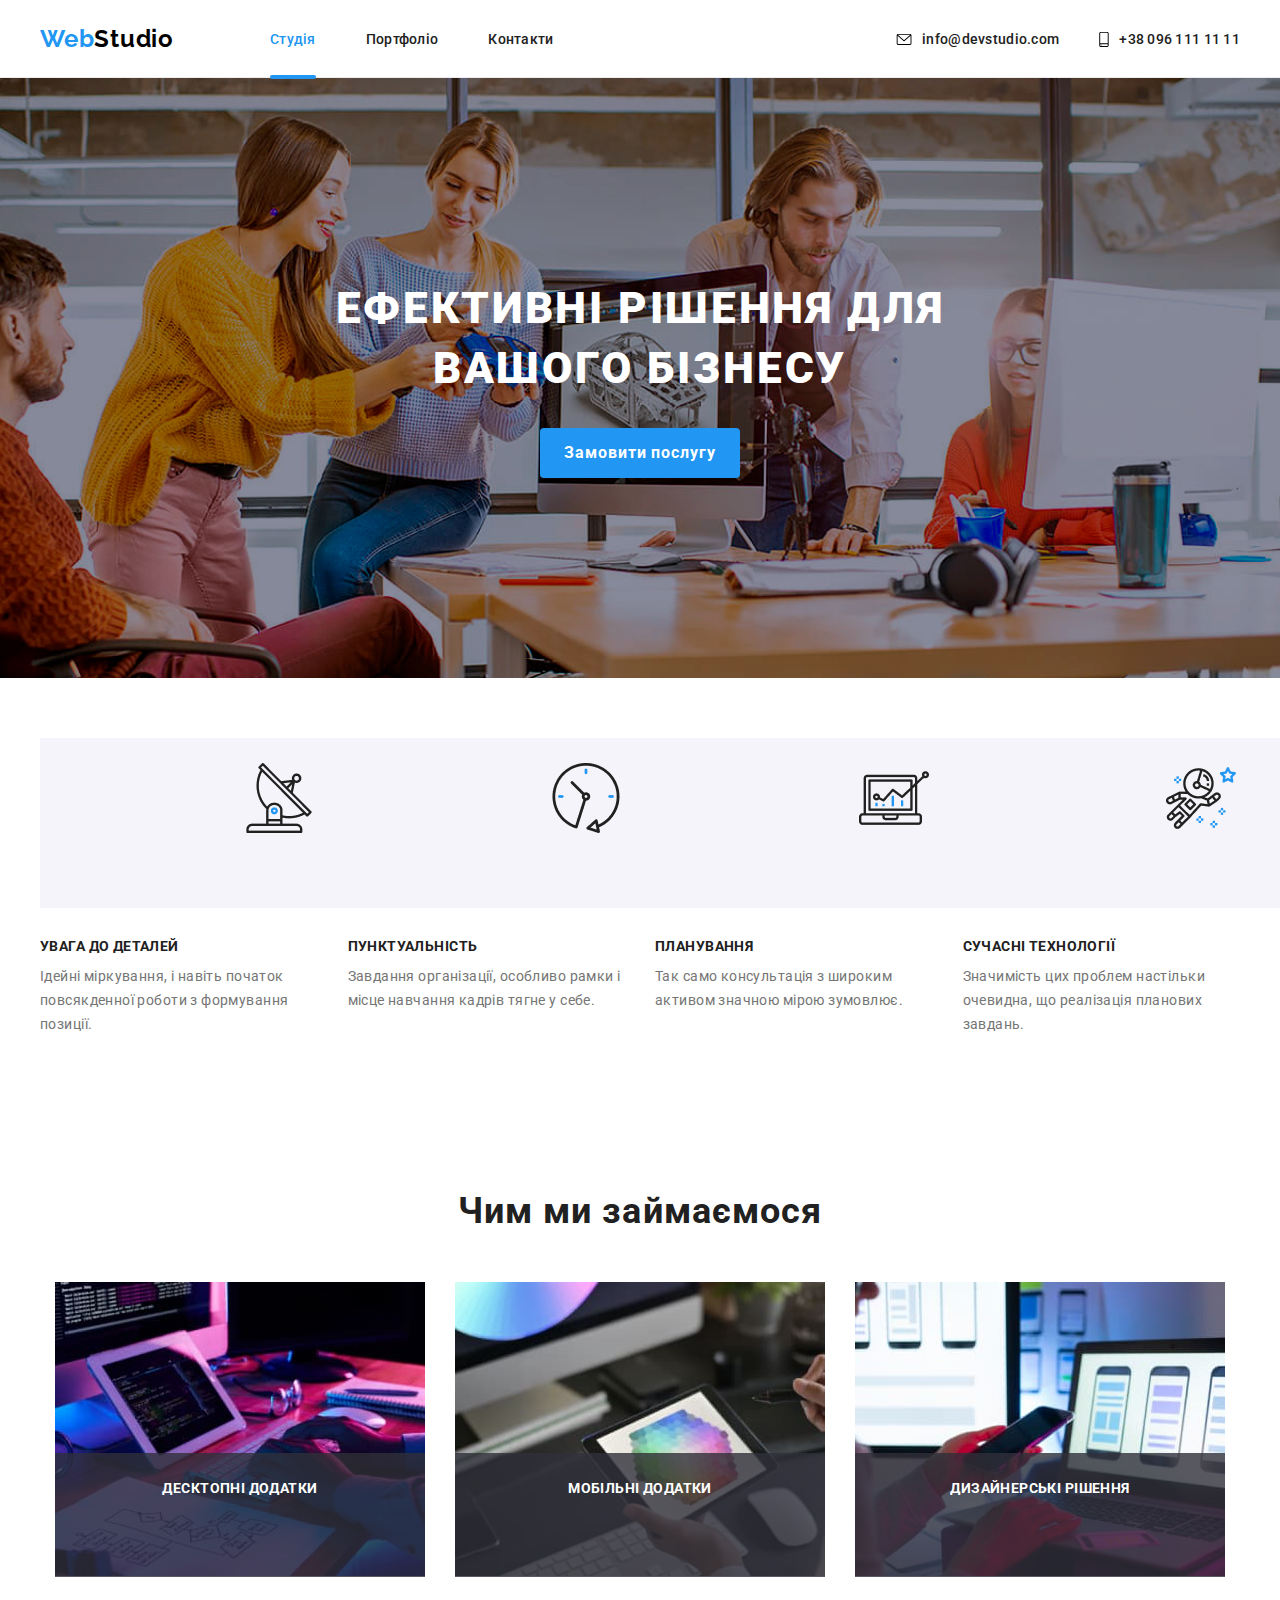
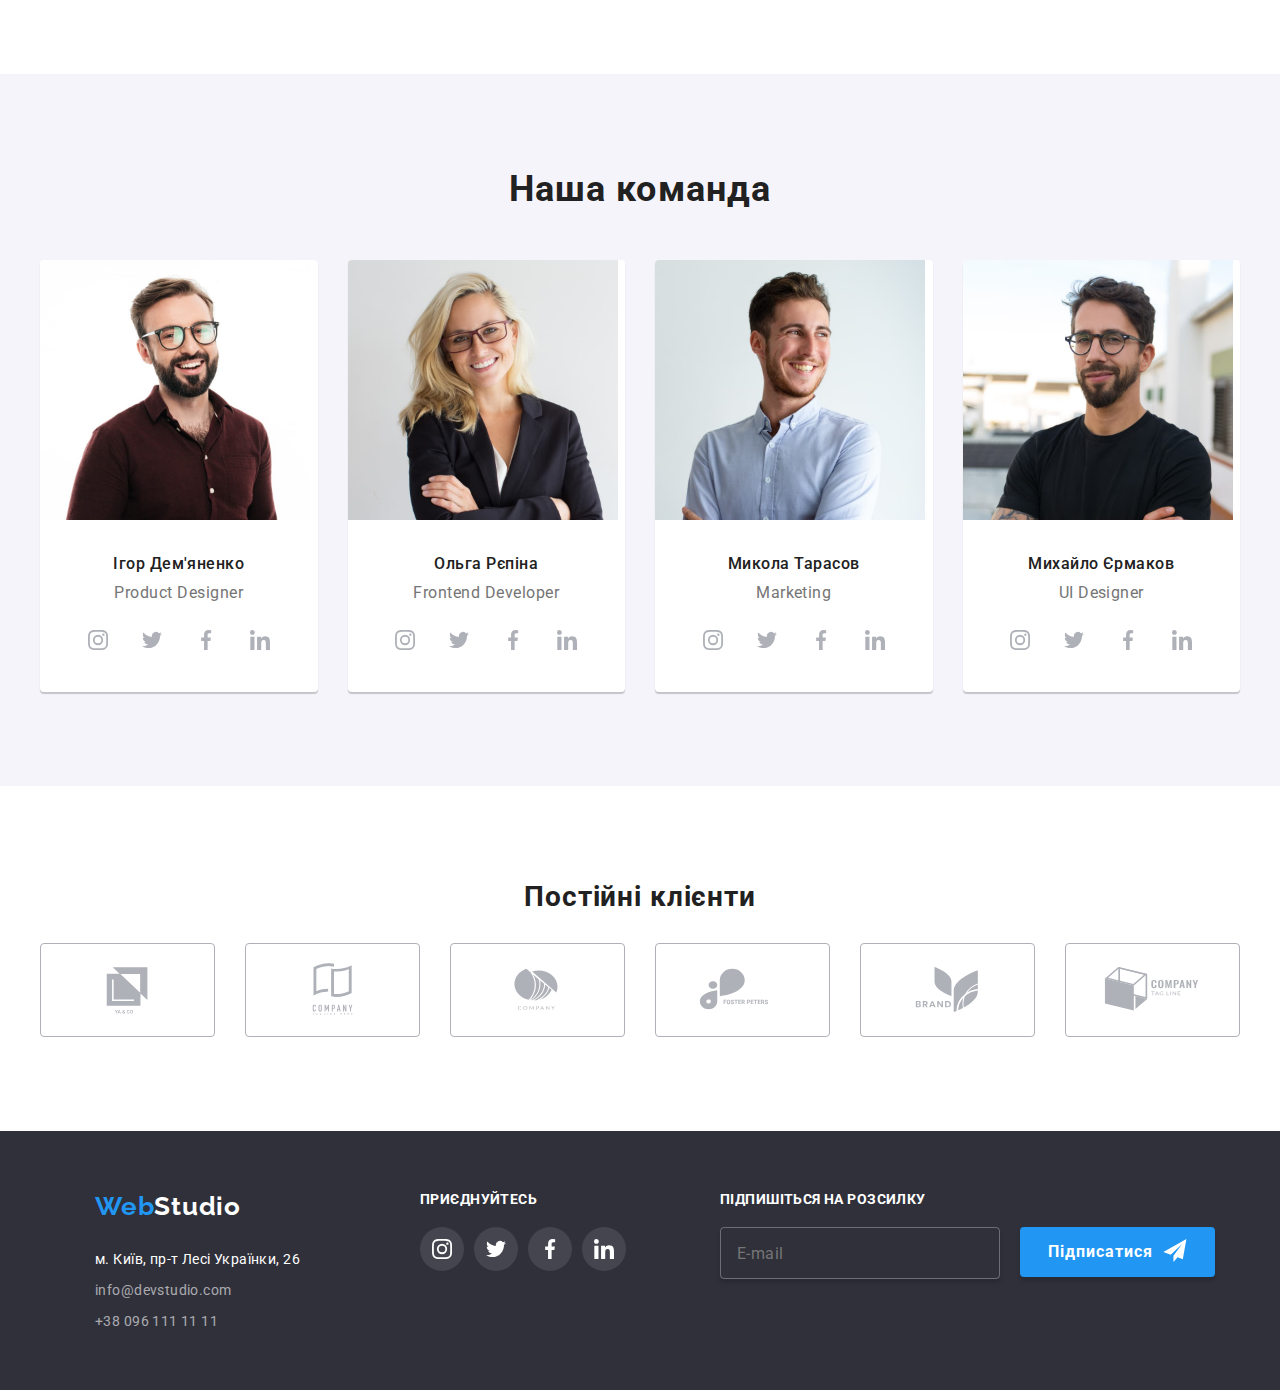
<file: index.html>
<!DOCTYPE html>
<html lang="en">
  <head>
    <meta charset="UTF-8" />
    <meta name="viewport" content="width=device-width, initial-scale=1.0" />
    <link rel="stylesheet" href="./css//main.min.css" />
    <link rel="preconnect" href="https://fonts.googleapis.com" />
    <link rel="preconnect" href="https://fonts.gstatic.com" crossorigin />
    <link
      href="https://fonts.googleapis.com/css2?family=Open+Sans:ital,wght@0,300..800;1,300..800&family=Raleway:ital,wght@0,100..900;1,100..900&family=Roboto:ital,wght@0,100;0,300;0,400;0,500;0,700;0,900;1,100;1,300;1,400;1,500;1,700;1,900&display=swap"
      rel="stylesheet"
    />
    <link
      href="https://fonts.googleapis.com/css2?family=Raleway:ital,wght@0,100..900;1,100..900&display=swap"
      rel="stylesheet"
    />
    <link
      rel="stylesheet"
      href="https://cdnjs.cloudflare.com/ajax/libs/modern-normalize/2.0.0/modern-normalize.min.css"
      integrity="sha512-4xo8blKMVCiXpTaLzQSLSw3KFOVPWhm/TRtuPVc4WG6kUgjH6J03IBuG7JZPkcWMxJ5huwaBpOpnwYElP/m6wg=="
      crossorigin="anonymous"
      referrerpolicy="no-referrer"
    />
    <title>Головна</title>
  </head>
  <body>
    <header class="header">
      <div class="header-container container">
        <a class="header-title link" href="./index.html"
          ><span class="bluepart">Web</span>Studio</a
        >
        <nav class="nav">
          <ul class="header-list">
            <li>
              <a class="header-link link current-page" href="#">Студія</a>
            </li>
            <li>
              <a class="header-link link" href="./portfolio.html">Портфоліо</a>
            </li>
            <li><a class="header-link link" href="#">Контакти</a></li>
          </ul>
        </nav>
        <div class="header-wrap">
          <a class="header-link link" href="mailto:info@devstudio.com">
            <svg width="16" height="12">
              <use href="./imeges/icons.svg#icon-envelope"></use>
            </svg>
            info@devstudio.com</a
          >
          <a class="header-link link" href="tel:+380961111111">
            <svg width="10" height="16">
              <use href="./imeges/icons.svg#icon-smartphone"></use>
            </svg>
            +38 096 111 11 11</a
          >
        </div>
        <button type="button" class="mob-menu-open-btn" data-menu-open>
          <svg class="menu-open-icon" width="24" height="16">
            <use href="./imeges/icons.svg#icon-menu"></use>
          </svg>
        </button>
      </div>
      <div class="mob-menu is-hidden" data-menu>
        <div class="container">
          <button type="button" class="mob-menu-close-btn" data-menu-close>
            <svg class="mob-menu-close-icon" width="24" height="16">
              <use href="./imeges/icons.svg#icon-close"></use>
            </svg>
          </button>
          <ul class="mob-menu-list">
            <li class="mob-menu-item">
              <a class="mob-menu-link link" href="#">Студія</a>
            </li>
            <li class="mob-menu-item">
              <a class="mob-menu-link link" href="./portfolio.html"
                >Портфоліо</a
              >
            </li>
            <li class="mob-menu-item">
              <a class="mob-menu-link link" href="#">Контакти</a>
            </li>
          </ul>

          <a class="mob-tel-menu-link link" href="tel:+380961111111">
            +38 096 111 11 11</a
          >
          <a class="mob-email-menu-link link" href="mailto:info@devstudio.com">
            info@devstudio.com</a
          >
          <ul class="menu-soc-list">
            <li class="menu-soc-item">
              <a class="menu-soc-link link" href="#">Instagram</a>
            </li>
            <li class="menu-soc-item">
              <a class="menu-soc-link link" href="#">Twitter</a>
            </li>
            <li class="menu-soc-item">
              <a class="menu-soc-link link" href="#">Facebook</a>
            </li>
            <li class="menu-soc-item">
              <a class="menu-soc-link link" href="#">LinkedIn</a>
            </li>
          </ul>
        </div>
      </div>
    </header>
    <main>
      <section class="hero">
        <div class="container hero-container">
          <h1 class="hero__title">Ефективні рішення для вашого бізнесу</h1>
          <button type="button" class="hero__link link" data-modal-open>
            <a href="#">Замовити послугу</a>
          </button>
        </div>
      </section>

      <section class="about">
        <h2 hidden>Про нас</h2>
        <div class="container about-container">
          <ul class="about__list">
            <li class="list-item">
              <div class="list-img">
                <img
                  src="./imeges/antenna 1.png"
                  alt="antenna"
                  width="70"
                  height="70"
                />
              </div>
              <h3 class="list-title">УВАГА ДО ДЕТАЛЕЙ</h3>
              <p class="list-text">
                Ідейні міркування, і навіть початок повсякденної роботи з
                формування позиції.
              </p>
            </li>
            <li class="list-item">
              <div class="list-img">
                <img
                  src="./imeges/clock 1.png"
                  alt="antenna"
                  width="70"
                  height="70"
                />
              </div>
              <h3 class="list-title">ПУНКТУАЛЬНІСТЬ</h3>
              <p class="list-text">
                Завдання організації, особливо рамки і місце навчання кадрів
                тягне у себе.
              </p>
            </li>
            <li class="list-item">
              <div class="list-img">
                <img
                  src="./imeges/diagram 1.png"
                  alt="antenna"
                  width="70"
                  height="70"
                />
              </div>
              <h3 class="list-title">ПЛАНУВАННЯ</h3>
              <p class="list-text">
                Так само консультація з широким активом значною мірою зумовлює.
              </p>
            </li>
            <li class="list-item">
              <div class="list-img">
                <img
                  src="./imeges/astronaut 1.png"
                  alt="antenna"
                  width="70"
                  height="70"
                />
              </div>
              <h3 class="list-title">СУЧАСНІ ТЕХНОЛОГІЇ</h3>
              <p class="list-text">
                Значимість цих проблем настільки очевидна, що реалізація
                планових завдань.
              </p>
            </li>
          </ul>
        </div>
      </section>

      <section class="gallery">
        <h2 class="gallery__title">Чим ми займаємося</h2>
        <ul class="gallery__list">
          <li class="gallery__item">
            <img src="./imeges/img.jpg" width="370" height="294" alt="img1" />
            <p class="gallery__text">Десктопні додатки</p>
          </li>
          <li class="gallery__item">
            <img src="./imeges/img2.jpg" width="370" height="294" alt="img2" />
            <p class="gallery__text">Мобільні додатки</p>
          </li>
          <li class="gallery__item">
            <img src="./imeges/img3.jpg" width="370" height="294" alt="img3" />
            <p class="gallery__text">Дизайнерські рішення</p>
          </li>
        </ul>
      </section>

      <section class="team">
        <div class="container team-container">
          <h2 class="team-title">Наша команда</h2>
          <ul class="team-list">
            <li class="team-item">
              <picture>
                <source
                  media="(min-width: 1200px)"
                  srcset="./imeges/prog1.jpg"
                  width="270"
                  height="260"
                />
                <source
                  media="(min-width: 720px)"
                  srcset="./imeges/prog1-tab.jpg"
                  width="354"
                  height="374"
                />
                <source
                  media="(min-width: 480px)"
                  srcset="./imeges/prog1-mb.jpg"
                  width="450"
                  height="460"
                />

                <img src="./imeges/prog1-mb.jpg" alt="prog1" />
              </picture>

              <h3 class="team-item-title">Ігор Дем'яненко</h3>
              <p class="team-item-text">Product Designer</p>
              <ul class="team-soc-list">
                <li class="team-soc-item">
                  <a class="team-soc-link" href="#">
                    <svg class="team-soc-icon" width="20" height="20">
                      <use href="./imeges/icons.svg#icon-instagram-1"></use>
                    </svg>
                  </a>
                </li>
                <li class="team-soc-item">
                  <a class="team-soc-link" href="#">
                    <svg class="team-soc-icon" width="20" height="20">
                      <use href="./imeges/icons.svg#icon-twitter-1"></use>
                    </svg>
                  </a>
                </li>
                <li class="team-soc-item">
                  <a class="team-soc-link" href="#">
                    <svg class="team-soc-icon" width="20" height="20">
                      <use href="./imeges/icons.svg#icon-facebook-1"></use>
                    </svg>
                  </a>
                </li>
                <li class="team-soc-item">
                  <a class="team-soc-link" href="#">
                    <svg class="team-soc-icon" width="20" height="20">
                      <use href="./imeges/icons.svg#icon-linkedin-1"></use>
                    </svg>
                  </a>
                </li>
              </ul>
            </li>
            <li class="team-item">
              <picture>
                <source
                  media="(min-width: 1200px)"
                  srcset="./imeges/prog2.jpg"
                  width="270"
                  height="260"
                />
                <source
                  media="(min-width: 720px)"
                  srcset="./imeges/prog2-tab.jpg"
                  width="354"
                  height="374"
                />
                <source
                  media="(min-width: 480px)"
                  srcset="./imeges/prog2-mb.jpg"
                  width="450"
                  height="460"
                />

                <img src="./imeges/prog2-mb.jpg" alt="prog2" />
              </picture>
              <h3 class="team-item-title">Ольга Рєпіна</h3>
              <p class="team-item-text">Frontend Developer</p>
              <ul class="team-soc-list">
                <li class="team-soc-item">
                  <a class="team-soc-link" href="#">
                    <svg class="team-soc-icon" width="20" height="20">
                      <use href="./imeges/icons.svg#icon-instagram-1"></use>
                    </svg>
                  </a>
                </li>
                <li class="team-soc-item">
                  <a class="team-soc-link" href="#">
                    <svg class="team-soc-icon" width="20" height="20">
                      <use href="./imeges/icons.svg#icon-twitter-1"></use>
                    </svg>
                  </a>
                </li>
                <li class="team-soc-item">
                  <a class="team-soc-link" href="#">
                    <svg class="team-soc-icon" width="20" height="20">
                      <use href="./imeges/icons.svg#icon-facebook-1"></use>
                    </svg>
                  </a>
                </li>
                <li class="team-soc-item">
                  <a class="team-soc-link" href="#">
                    <svg class="team-soc-icon" width="20" height="20">
                      <use href="./imeges/icons.svg#icon-linkedin-1"></use>
                    </svg>
                  </a>
                </li>
              </ul>
            </li>
            <li class="team-item">
              <picture>
                <source
                  media="(min-width: 1200px)"
                  srcset="./imeges/prog3.jpg"
                  width="270"
                  height="260"
                />
                <source
                  media="(min-width: 720px)"
                  srcset="./imeges/prog3-tab.jpg"
                  width="354"
                  height="374"
                />
                <source
                  media="(min-width: 480px)"
                  srcset="./imeges/prog3-mb.jpg"
                  width="450"
                  height="460"
                />

                <img src="./imeges/prog3-mb.jpg" alt="prog3" />
              </picture>
              <h3 class="team-item-title">Микола Тарасов</h3>
              <p class="team-item-text">Marketing</p>
              <ul class="team-soc-list">
                <li class="team-soc-item">
                  <a class="team-soc-link" href="#">
                    <svg class="team-soc-icon" width="20" height="20">
                      <use href="./imeges/icons.svg#icon-instagram-1"></use>
                    </svg>
                  </a>
                </li>
                <li class="team-soc-item">
                  <a class="team-soc-link" href="#">
                    <svg class="team-soc-icon" width="20" height="20">
                      <use href="./imeges/icons.svg#icon-twitter-1"></use>
                    </svg>
                  </a>
                </li>
                <li class="team-soc-item">
                  <a class="team-soc-link" href="#">
                    <svg class="team-soc-icon" width="20" height="20">
                      <use href="./imeges/icons.svg#icon-facebook-1"></use>
                    </svg>
                  </a>
                </li>
                <li class="team-soc-item">
                  <a class="team-soc-link" href="#">
                    <svg class="team-soc-icon" width="20" height="20">
                      <use href="./imeges/icons.svg#icon-linkedin-1"></use>
                    </svg>
                  </a>
                </li>
              </ul>
            </li>
            <li class="team-item">
              <picture>
                <source
                  media="(min-width: 1200px)"
                  srcset="./imeges/prog4.jpg"
                  width="270"
                  height="260"
                />
                <source
                  media="(min-width: 720px)"
                  srcset="./imeges/prog4-tab.jpg"
                  width="354"
                  height="374"
                />
                <source
                  media="(min-width: 480px)"
                  srcset="./imeges/prog4-mb.jpg"
                  width="450"
                  height="460"
                />

                <img src="./imeges/prog4-mb.jpg" alt="prog4" />
              </picture>
              <h3 class="team-item-title">Михайло Єрмаков</h3>
              <p class="team-item-text">UI Designer</p>
              <ul class="team-soc-list">
                <li class="team-soc-item">
                  <a class="team-soc-link" href="#">
                    <svg class="team-soc-icon" width="20" height="20">
                      <use href="./imeges/icons.svg#icon-instagram-1"></use>
                    </svg>
                  </a>
                </li>
                <li class="team-soc-item">
                  <a class="team-soc-link" href="#">
                    <svg class="team-soc-icon" width="20" height="20">
                      <use href="./imeges/icons.svg#icon-twitter-1"></use>
                    </svg>
                  </a>
                </li>
                <li class="team-soc-item">
                  <a class="team-soc-link" href="#">
                    <svg class="team-soc-icon" width="20" height="20">
                      <use href="./imeges/icons.svg#icon-facebook-1"></use>
                    </svg>
                  </a>
                </li>
                <li class="team-soc-item">
                  <a class="team-soc-link" href="#">
                    <svg class="team-soc-icon" width="20" height="20">
                      <use href="./imeges/icons.svg#icon-linkedin-1"></use>
                    </svg>
                  </a>
                </li>
              </ul>
            </li>
          </ul>
        </div>
      </section>
      <section class="clients">
        <div class="container client-container">
          <h2 class="clients-title">Постійні клієнти</h2>
          <ul class="clients-list">
            <li class="clients-item">
              <a class="clients-link" href="">
                <svg class="clients-icon" width="106" height="60">
                  <use href="./imeges/icons-2.svg#icon-clients-1"></use>
                </svg>
              </a>
            </li>
            <li class="clients-item">
              <a class="clients-link" href="">
                <svg class="clients-icon" width="106" height="60">
                  <use href="./imeges/icons-2.svg#icon-clients-2"></use>
                </svg>
              </a>
            </li>
            <li class="clients-item">
              <a class="clients-link" href="">
                <svg class="clients-icon" width="106" height="60">
                  <use href="./imeges/icons-2.svg#icon-clients-3"></use>
                </svg>
              </a>
            </li>
            <li class="clients-item">
              <a class="clients-link" href="">
                <svg class="clients-icon" width="106" height="60">
                  <use href="./imeges/icons-2.svg#icon-clients-4"></use>
                </svg>
              </a>
            </li>
            <li class="clients-item">
              <a class="clients-link" href="">
                <svg class="clients-icon" width="106" height="60">
                  <use href="./imeges/icons-2.svg#icon-clients-5"></use>
                </svg>
              </a>
            </li>
            <li class="clients-item">
              <a class="clients-link" href="">
                <svg class="clients-icon" width="106" height="60">
                  <use href="./imeges/icons-2.svg#icon-clients-6"></use>
                </svg>
              </a>
            </li>
          </ul>
        </div>
      </section>
    </main>
    <footer class="footer">
      <div class="container footer-container">
        <address class="adderess">
          <a class="footer-title link" href="#"
            ><span class="bluepart">Web</span>Studio</a
          >
          <ul class="footer-list">
            <li class="footer-item">
              <a
                class="address-link link address-link-white"
                href="https://maps.app.goo.gl/ymuCBUuVZbaut2gg9"
                target="_blank"
                rel="noopener noreferrer"
                >м. Київ, пр-т Лесі Українки, 26</a
              >
            </li>
            <li class="footer-item">
              <a class="address-link link" href="mailto:info@devstudio.com"
                >info@devstudio.com</a
              >
            </li>
            <li class="footer-item">
              <a class="address-link link" href="tel:+380961111111"
                >+38 096 111 11 11</a
              >
            </li>
          </ul>
        </address>
        <div class="join">
          <h3 class="join-title">приєднуйтесь</h3>
          <ul class="join-list">
            <li class="join-item">
              <a class="join-link" href="">
                <svg class="join-icon" width="20" height="20">
                  <use href="./imeges/icons.svg#icon-instagram-1"></use>
                </svg>
              </a>
            </li>
            <li class="join-item">
              <a class="join-link" href="">
                <svg class="join-icon" width="20" height="20">
                  <use href="./imeges/icons.svg#icon-twitter-1"></use>
                </svg>
              </a>
            </li>
            <li class="join-item">
              <a class="join-link" href="">
                <svg class="join-icon" width="20" height="20">
                  <use href="./imeges/icons.svg#icon-facebook-1"></use>
                </svg>
              </a>
            </li>
            <li class="join-item">
              <a class="join-link" href="">
                <svg class="join-icon" width="20" height="20">
                  <use href="./imeges/icons.svg#icon-linkedin-1"></use>
                </svg>
              </a>
            </li>
          </ul>
        </div>
        <div class="subscribe">
          <h3 class="subscribe-title">Підпишіться на розсилку</h3>
          <form class="subscribe-form">
            <input
              type="email"
              class="subscribe-input"
              placeholder="E-mail"
              required
            />
            <button type="submit" class="subscribe-btn">
              Підписатися
              <svg class="subscribe-icon" width="24" height="24">
                <use href="./imeges/icons.svg#icon-send"></use>
              </svg>
            </button>
          </form>
        </div>
      </div>
    </footer>
    <div class="backdrop is-hidden" data-modal>
      <div class="modal">
        <button type="button" class="modal-close" data-modal-close>
          <svg class="modal-close-icon" width="11" height="11">
            <use href="./imeges/icons.svg#icon-close"></use>
          </svg>
        </button>
        <h2 class="modal-form-title">Залиште свої дані, ми вам передзвонимо</h2>
        <form class="modal-form">
          <label for="name" class="modal-form-label">Ім'я</label>
          <div class="modal-form-wrap">
            <input
              type="text"
              id="name"
              class="modal-form-name modal-form-item"
              required
            />
            <svg class="modal-form-icon" width="18" height="18">
              <use href="./imeges/icons.svg#icon-person"></use>
            </svg>
          </div>
          <label for="tel" class="modal-form-label">Телефон</label>
          <div class="modal-form-wrap">
            <input
              type="tel"
              id="tel"
              class="modal-form-tel modal-form-item"
              required
            />
            <svg class="modal-form-icon" width="18" height="18">
              <use href="./imeges/icons.svg#icon-phone"></use>
            </svg>
          </div>
          <label for="emeil" class="modal-form-label">Пошта</label>
          <div class="modal-form-wrap">
            <input
              type="email"
              id="emeil"
              class="modal-form-emeil modal-form-item"
              required
            />
            <svg class="modal-form-icon" width="18" height="18">
              <use href="./imeges/icons.svg#icon-email"></use>
            </svg>
          </div>
          <label for="messege" class="modal-form-label">Коментар</label>
          <textarea
            name="message"
            id="message"
            class="modal-form-textarea modal-form-item"
            placeholder="Введіть текст"
          ></textarea>
          <div class="modal-form-wrap">
            <input
              type="checkbox"
              id="policy"
              name="policy"
              class="modal-form-check hide"
              required
            />

            <label for="policy" class="modal-form-check-label">
              Погоджуюся з розсилкою та приймаю
              <a href="" class="modal-form-check-link"> Умови договору</a>
            </label>
          </div>
          <button type="submit" class="modal-form-button">Відправити</button>
        </form>
      </div>
    </div>
    <script src="./js/modal.js"></script>
    <script src="./js/menu.js"></script>
  </body>
</html>
</file>
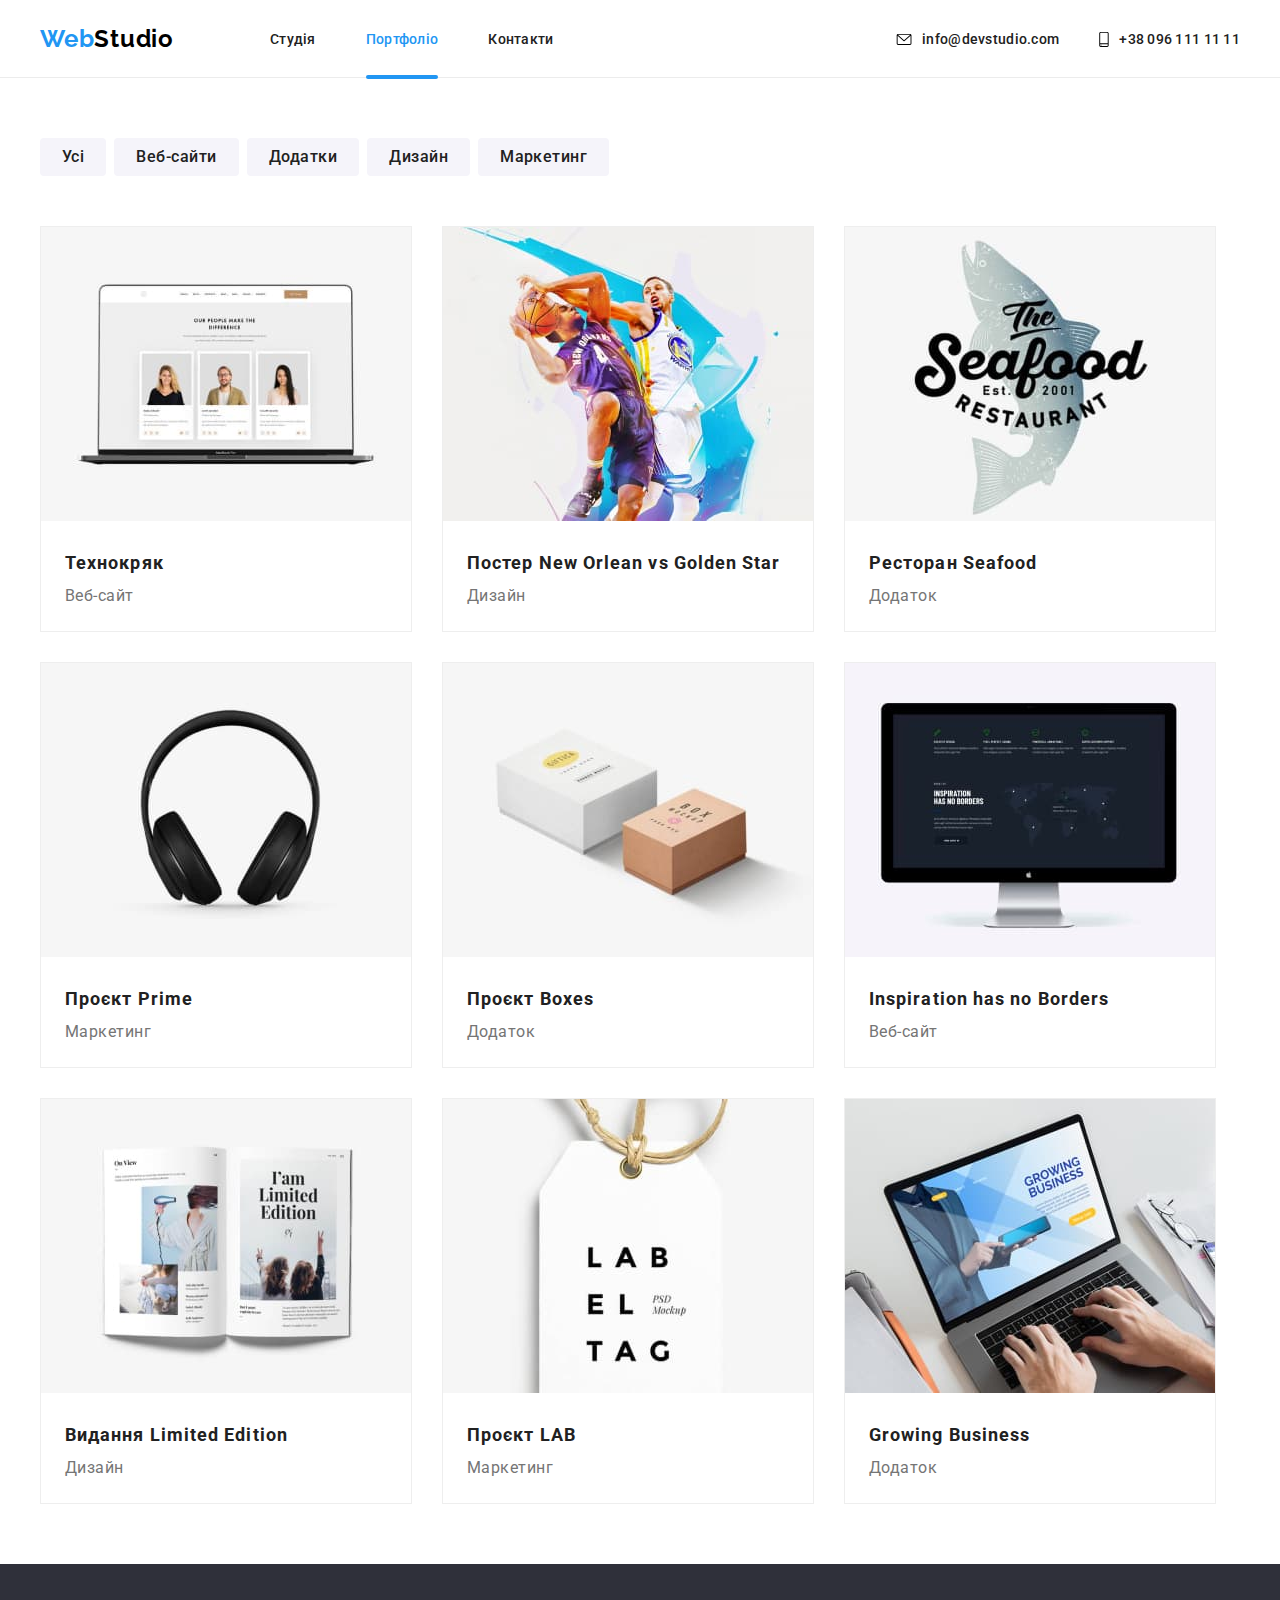
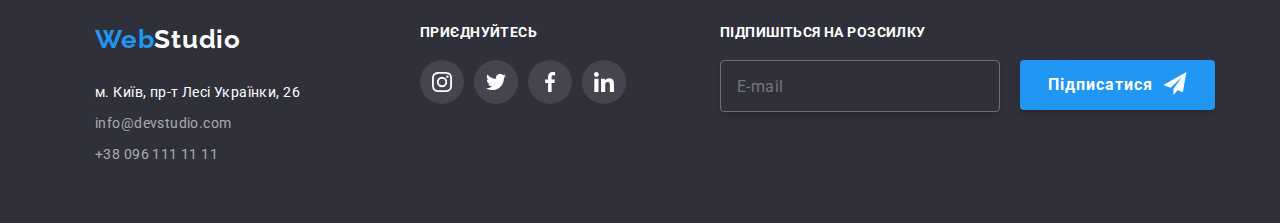
<file: portfolio.html>
<!DOCTYPE html>
<html lang="en">
  <head>
    <meta charset="UTF-8" />
    <meta name="viewport" content="width=device-width, initial-scale=1.0" />
    <link rel="stylesheet" href="./css/main.min.css" />
    <link rel="preconnect" href="https://fonts.googleapis.com" />
    <link rel="preconnect" href="https://fonts.gstatic.com" crossorigin />
    <link
      href="https://fonts.googleapis.com/css2?family=Open+Sans:ital,wght@0,300..800;1,300..800&family=Raleway:ital,wght@0,100..900;1,100..900&family=Roboto:ital,wght@0,100;0,300;0,400;0,500;0,700;0,900;1,100;1,300;1,400;1,500;1,700;1,900&display=swap"
      rel="stylesheet"
    />
    <link
      href="https://fonts.googleapis.com/css2?family=Raleway:ital,wght@0,100..900;1,100..900&display=swap"
      rel="stylesheet"
    />
    <link
      rel="stylesheet"
      href="https://cdnjs.cloudflare.com/ajax/libs/modern-normalize/2.0.0/modern-normalize.min.css"
      integrity="sha512-4xo8blKMVCiXpTaLzQSLSw3KFOVPWhm/TRtuPVc4WG6kUgjH6J03IBuG7JZPkcWMxJ5huwaBpOpnwYElP/m6wg=="
      crossorigin="anonymous"
      referrerpolicy="no-referrer"
    />
    <title>Портфоліо</title>
  </head>
  <body>
    <header class="header">
      <div class="header-container container">
        <a class="header-title link" href="./index.html"
          ><span class="bluepart">Web</span>Studio</a
        >
        <nav class="nav">
          <ul class="header-list">
            <li>
              <a class="header-link link" href="#">Студія</a>
            </li>
            <li>
              <a class="header-link link current-page" href="./portfolio.html"
                >Портфоліо</a
              >
            </li>
            <li><a class="header-link link" href="#">Контакти</a></li>
          </ul>
        </nav>
        <div class="header-wrap">
          <a class="header-link link" href="mailto:info@devstudio.com">
            <svg width="16" height="12">
              <use href="./imeges/icons.svg#icon-envelope"></use>
            </svg>
            info@devstudio.com</a
          >
          <a class="header-link link" href="tel:+380961111111">
            <svg width="10" height="16">
              <use href="./imeges/icons.svg#icon-smartphone"></use>
            </svg>
            +38 096 111 11 11</a
          >
        </div>
        <button type="button" class="mob-menu-open-btn" data-menu-open>
          <svg class="menu-open-icon" width="24" height="16">
            <use href="./imeges/icons.svg#icon-menu"></use>
          </svg>
        </button>
      </div>
      <div class="mob-menu is-hidden" data-menu>
        <div class="container">
          <button type="button" class="mob-menu-close-btn" data-menu-close>
            <svg class="mob-menu-close-icon" width="24" height="16">
              <use href="./imeges/icons.svg#icon-close"></use>
            </svg>
          </button>
          <ul class="mob-menu-list">
            <li class="mob-menu-item">
              <a class="mob-menu-link link" href="#">Студія</a>
            </li>
            <li class="mob-menu-item">
              <a class="mob-menu-link link" href="./portfolio.html"
                >Портфоліо</a
              >
            </li>
            <li class="mob-menu-item">
              <a class="mob-menu-link link" href="#">Контакти</a>
            </li>
          </ul>

          <a class="mob-tel-menu-link link" href="tel:+380961111111">
            +38 096 111 11 11</a
          >
          <a class="mob-email-menu-link link" href="mailto:info@devstudio.com">
            info@devstudio.com</a
          >
          <ul class="menu-soc-list">
            <li class="menu-soc-item">
              <a class="menu-soc-link link" href="#">Instagram</a>
            </li>
            <li class="menu-soc-item">
              <a class="menu-soc-link link" href="#">Twitter</a>
            </li>
            <li class="menu-soc-item">
              <a class="menu-soc-link link" href="#">Facebook</a>
            </li>
            <li class="menu-soc-item">
              <a class="menu-soc-link link" href="#">LinkedIn</a>
            </li>
          </ul>
        </div>
      </div>
    </header>

    <main class="main-portfolio">
      <div class="container portfolio-buttons-container">
        <ul class="portfolio-buttons">
          <li><button class="button" type="button">Усі</button></li>
          <li><button class="button" type="button">Веб-сайти</button></li>
          <li><button class="button" type="button">Додатки</button></li>
          <li><button class="button" type="button">Дизайн</button></li>
          <li><button class="button" type="button">Маркетинг</button></li>
        </ul>
      </div>
      <section class="portfolio-gallery">
        <div class="container portfolio-container">
          <ul class="portfolio-gallery-list">
            <li class="portfolio-gallery-item">
              <div class="portfolio-gallery-top-wrap">
                <img
                  src="./imeges/technocrack.jpg"
                  class="portfolio-gallery-img"
                  alt=""
                />
                <p class="portfolio-gallery-top-text">
                  Lorem ipsum dolor, sit amet consectetur adipisicing elit.
                  Dolores magnam consequuntur voluptatem cupiditate itaque
                  veritatis, fugiat vero similique inventore distinctio?
                </p>
              </div>

              <div class="potfolio-gallery-item-content">
                <h2 class="portfolio-gallery-item-title">Технокряк</h2>
                <p class="portfolio-gallery-item-text">Веб-сайт</p>
              </div>
            </li>
            <li class="portfolio-gallery-item">
              <div class="portfolio-gallery-top-wrap">
                <img
                  src="./imeges/new-orleans.jpg"
                  class="portfolio-gallery-img"
                  alt=""
                />
                <p class="portfolio-gallery-top-text">
                  Lorem ipsum dolor, sit amet consectetur adipisicing elit.
                  Dolores magnam consequuntur voluptatem cupiditate itaque
                  veritatis, fugiat vero similique inventore distinctio?
                </p>
              </div>
              <div class="potfolio-gallery-item-content">
                <h2 class="portfolio-gallery-item-title">
                  Постер New Orlean vs Golden Star
                </h2>
                <p class="portfolio-gallery-item-text">Дизайн</p>
              </div>
            </li>
            <li class="portfolio-gallery-item">
              <div class="portfolio-gallery-top-wrap">
                <img
                  src="./imeges/seafood-restaurant.jpg"
                  class="portfolio-gallery-img"
                  alt=""
                />
                <p class="portfolio-gallery-top-text">
                  Lorem ipsum dolor, sit amet consectetur adipisicing elit.
                  Dolores magnam consequuntur voluptatem cupiditate itaque
                  veritatis, fugiat vero similique inventore distinctio?
                </p>
              </div>
              <div class="potfolio-gallery-item-content">
                <h2 class="portfolio-gallery-item-title">Ресторан Seafood</h2>
                <p class="portfolio-gallery-item-text">Додаток</p>
              </div>
            </li>
            <li class="portfolio-gallery-item">
              <div class="portfolio-gallery-top-wrap">
                <img
                  src="./imeges/project-prime.jpg"
                  class="portfolio-gallery-img"
                  alt=""
                />
                <p class="portfolio-gallery-top-text">
                  Lorem ipsum dolor, sit amet consectetur adipisicing elit.
                  Dolores magnam consequuntur voluptatem cupiditate itaque
                  veritatis, fugiat vero similique inventore distinctio?
                </p>
              </div>
              <div class="potfolio-gallery-item-content">
                <h2 class="portfolio-gallery-item-title">Проєкт Prime</h2>
                <p class="portfolio-gallery-item-text">Маркетинг</p>
              </div>
            </li>
            <li class="portfolio-gallery-item">
              <div class="portfolio-gallery-top-wrap">
                <img
                  src="./imeges/boxes-project.jpg"
                  class="portfolio-gallery-img"
                  alt=""
                />
                <p class="portfolio-gallery-top-text">
                  Lorem ipsum dolor, sit amet consectetur adipisicing elit.
                  Dolores magnam consequuntur voluptatem cupiditate itaque
                  veritatis, fugiat vero similique inventore distinctio?
                </p>
              </div>
              <div class="potfolio-gallery-item-content">
                <h2 class="portfolio-gallery-item-title">Проєкт Boxes</h2>
                <p class="portfolio-gallery-item-text">Додаток</p>
              </div>
            </li>
            <li class="portfolio-gallery-item">
              <div class="portfolio-gallery-top-wrap">
                <img
                  src="./imeges/inspiration-has-no-borders.jpg"
                  class="portfolio-gallery-img"
                  alt=""
                />
                <p class="portfolio-gallery-top-text">
                  Lorem ipsum dolor, sit amet consectetur adipisicing elit.
                  Dolores magnam consequuntur voluptatem cupiditate itaque
                  veritatis, fugiat vero similique inventore distinctio?
                </p>
              </div>
              <div class="potfolio-gallery-item-content">
                <h2 class="portfolio-gallery-item-title">
                  Inspiration has no Borders
                </h2>
                <p class="portfolio-gallery-item-text">Веб-сайт</p>
              </div>
            </li>
            <li class="portfolio-gallery-item">
              <div class="portfolio-gallery-top-wrap">
                <img
                  src="./imeges/edition-limited-edition.jpg"
                  class="portfolio-gallery-img"
                  alt=""
                />
                <p class="portfolio-gallery-top-text">
                  Lorem ipsum dolor, sit amet consectetur adipisicing elit.
                  Dolores magnam consequuntur voluptatem cupiditate itaque
                  veritatis, fugiat vero similique inventore distinctio?
                </p>
              </div>
              <div class="potfolio-gallery-item-content">
                <h2 class="portfolio-gallery-item-title">
                  Видання Limited Edition
                </h2>
                <p class="portfolio-gallery-item-text">Дизайн</p>
              </div>
            </li>
            <li class="portfolio-gallery-item">
              <div class="portfolio-gallery-top-wrap">
                <img
                  src="./imeges/lab-project.jpg"
                  class="portfolio-gallery-img"
                  alt=""
                />
                <p class="portfolio-gallery-top-text">
                  Lorem ipsum dolor, sit amet consectetur adipisicing elit.
                  Dolores magnam consequuntur voluptatem cupiditate itaque
                  veritatis, fugiat vero similique inventore distinctio?
                </p>
              </div>
              <div class="potfolio-gallery-item-content">
                <h2 class="portfolio-gallery-item-title">Проєкт LAB</h2>
                <p class="portfolio-gallery-item-text">Маркетинг</p>
              </div>
            </li>
            <li class="portfolio-gallery-item">
              <div class="portfolio-gallery-top-wrap">
                <img
                  src="./imeges/growing-business.jpg"
                  class="portfolio-gallery-img"
                  alt=""
                />
                <p class="portfolio-gallery-top-text">
                  Lorem ipsum dolor, sit amet consectetur adipisicing elit.
                  Dolores magnam consequuntur voluptatem cupiditate itaque
                  veritatis, fugiat vero similique inventore distinctio?
                </p>
              </div>
              <div class="potfolio-gallery-item-content">
                <h2 class="portfolio-gallery-item-title">Growing Business</h2>
                <p class="portfolio-gallery-item-text">Додаток</p>
              </div>
            </li>
          </ul>
        </div>
      </section>
    </main>

    <footer class="footer">
      <div class="container footer-container">
        <address class="adderess">
          <a class="footer-title link" href="#"
            ><span class="bluepart">Web</span>Studio</a
          >
          <ul class="footer-list">
            <li class="footer-item">
              <a
                class="address-link link address-link-white"
                href="https://maps.app.goo.gl/ymuCBUuVZbaut2gg9"
                target="_blank"
                rel="noopener noreferrer"
                >м. Київ, пр-т Лесі Українки, 26</a
              >
            </li>
            <li class="footer-item">
              <a class="address-link link" href="mailto:info@devstudio.com"
                >info@devstudio.com</a
              >
            </li>
            <li class="footer-item">
              <a class="address-link link" href="tel:+380961111111"
                >+38 096 111 11 11</a
              >
            </li>
          </ul>
        </address>
        <div class="join">
          <h3 class="join-title">приєднуйтесь</h3>
          <ul class="join-list">
            <li class="join-item">
              <a class="join-link" href="">
                <svg class="join-icon" width="20" height="20">
                  <use href="./imeges/icons.svg#icon-instagram-1"></use>
                </svg>
              </a>
            </li>
            <li class="join-item">
              <a class="join-link" href="">
                <svg class="join-icon" width="20" height="20">
                  <use href="./imeges/icons.svg#icon-twitter-1"></use>
                </svg>
              </a>
            </li>
            <li class="join-item">
              <a class="join-link" href="">
                <svg class="join-icon" width="20" height="20">
                  <use href="./imeges/icons.svg#icon-facebook-1"></use>
                </svg>
              </a>
            </li>
            <li class="join-item">
              <a class="join-link" href="">
                <svg class="join-icon" width="20" height="20">
                  <use href="./imeges/icons.svg#icon-linkedin-1"></use>
                </svg>
              </a>
            </li>
          </ul>
        </div>
        <div class="subscribe">
          <h3 class="subscribe-title">Підпишіться на розсилку</h3>
          <form class="subscribe-form">
            <input
              type="email"
              class="subscribe-input"
              placeholder="E-mail"
              required
            />
            <button type="submit" class="subscribe-btn">
              Підписатися
              <svg class="subscribe-icon" width="24" height="24">
                <use href="./imeges/icons.svg#icon-send"></use>
              </svg>
            </button>
          </form>
        </div>
      </div>
    </footer>
    <script src="./js/menu.js"></script>
  </body>
</html>
</file>
<file: css/main.min.css>
.hide{border:0;clip:rect(1px, 1px, 1px, 1px);-webkit-clip-path:inset(50%);clip-path:inset(50%);height:1px;margin:-1px;overflow:hidden;padding:0;position:absolute;width:1px;word-wrap:normal !important}.no-scroll{overflow:hidden}*{font-family:"Roboto",sans-serif;margin:0;padding:0}ul{list-style:none}.container{margin:0 auto;width:100%;padding:0 15px}@media screen and (min-width: 480px){.container{max-width:480px}}@media screen and (min-width: 768px){.container{max-width:768px}}@media screen and (min-width: 1200px){.container{max-width:1200px}}.link{text-decoration:none}.mob-menu{position:fixed;top:0;width:100%;height:100%;background-color:#fff;padding:48px 40px;z-index:1}.mob-menu>.container{height:100%;display:flex;flex-direction:column;overflow:auto}@media screen and (min-width: 768px){.mob-menu{display:none}}.mob-menu-open-btn{width:40px;height:40px;border:none;background-color:rgba(0,0,0,0);margin-left:auto}.mob-menu-open-btn:hover .menu-open-icon{fill:#2196f3}@media screen and (min-width: 768px){.mob-menu-open-btn{display:none}}.mob-menu-close-btn{position:absolute;top:10px;right:15px;width:40px;height:40px;border:none;background-color:rgba(0,0,0,0)}.mob-menu-close-btn:hover .mob-menu-close-icon{fill:#2196f3}.mob-menu-list{display:flex;flex-wrap:wrap;gap:32px}.mob-menu-item{width:100%}.mob-menu-link{color:#212121;font-size:40px;font-weight:500;letter-spacing:.8px}.mob-tel-menu-link{margin-top:auto;color:#2196f3;font-size:34px;font-weight:500;letter-spacing:.68px}.mob-email-menu-link{color:#757575;font-size:24px;font-weight:500;letter-spacing:.48px}.menu-soc-list{display:flex;gap:20px;margin-top:64px}.menu-soc-link{color:#2196f3;font-size:18px;font-weight:500;line-height:1.2222222222;letter-spacing:.36px}.menu-soc-link::before{content:" ";height:1px;width:22px;transform:rotate(90deg);background-color:rgba(33,33,33,.2)}.header{border-bottom:1px #ececec solid}.header-container{display:flex;align-items:center;padding:10px 15px}@media screen and (min-width: 768px){.header-container{padding:21px 15px}}@media screen and (min-width: 1200px){.header-container{padding:24px 0}}.header-title{font-size:26px;font-family:"Raleway",sans-serif;font-weight:700;letter-spacing:.78px;color:#000}@media screen and (min-width: 768px){.header-title{font-size:24px}}.header-list{display:none;gap:50px}@media screen and (min-width: 768px){.header-list{display:flex}}.bluepart{font-family:inherit;color:#2196f3}.nav{margin-left:88px;margin-right:auto}@media screen and (min-width: 1200px){.nav{margin-left:96px}}.header-link{color:#212121;font-size:14px;font-weight:500;letter-spacing:.28px;margin-right:40px;display:none;gap:10px;align-items:center;transition:color 250ms cubic-bezier(0.4, 0, 0.2, 1),fill 250ms cubic-bezier(0.4, 0, 0.2, 1)}@media screen and (min-width: 768px){.header-link{display:flex}}.header-link:last-child{margin-right:0}.header-link:hover{color:#2196f3;fill:#2196f3}.current-page{position:relative;color:#2196f3}.current-page::after{content:"";width:100%;height:4px;background:#2196f3;border-radius:2px;position:absolute;top:44px}.header-wrap{display:flex;flex-wrap:wrap;width:160px}@media screen and (min-width: 1200px){.header-wrap{flex-wrap:nowrap;width:auto}}.hero{background:rgba(47,48,58,.4);background-image:url(../../imeges/hero-mb.jpg);background-repeat:no-repeat;background-size:cover;background-position:center;padding:118px 0;margin:0 auto}@media screen and (min-width: 768px){.hero{background-image:url(../../imeges/hero-tab.jpg)}}@media screen and (min-width: 1200px){.hero{padding:200px;background-image:url(../../imeges/hero-desc.jpg)}}.hero-container{text-align:center;width:360px}@media screen and (min-width: 1200px){.hero-container{width:696px}}.hero__title{text-align:center;color:#fff;font-size:26px;font-weight:900;text-transform:uppercase;line-height:1.6153846154;letter-spacing:1.56px;margin-bottom:30px}@media screen and (min-width: 1200px){.hero__title{font-size:44px;line-height:1.3636363636;letter-spacing:2.64px}}.hero__link{text-align:center;color:#fff;background:#2196f3;padding:10px 24px;border-radius:4px;border:none}.hero__link a{font-size:16px;font-weight:700;line-height:1.875;letter-spacing:.96px;color:inherit;text-decoration:none}.about-container{padding:60px 0}.about__list{display:flex;flex-wrap:wrap;gap:30px}@media screen and (min-width: 768px){.list-item{width:calc((100% - 30px)/2)}}@media screen and (min-width: 1200px){.list-item{width:calc((100% - 90px)/4)}}.list-img{background-color:#f5f4fa;padding:25px 100px;text-align:center;width:100%;height:120px;margin-bottom:30px}.list-title{color:#212121;font-size:14px;text-align:center;text-transform:uppercase;letter-spacing:.42px;margin-bottom:10px}@media screen and (min-width: 768px){.list-title{text-align:start}}.list-text{color:#757575;font-size:14px;line-height:1.7142857143;letter-spacing:.42px}.gallery{display:none;margin:94px 0}@media screen and (min-width: 1200px){.gallery{display:block}}.gallery__title{text-align:center;color:#212121;font-size:36px;letter-spacing:1.08px}.gallery__list{display:flex;justify-content:center;gap:30px;margin-top:50px}.gallery__item{position:relative}.gallery__text{position:absolute;bottom:3px;width:100%;height:70px;padding:27px 0;background-color:rgba(47,48,58,.8);text-align:center;color:#fff;font-size:14px;font-weight:700;text-transform:uppercase;letter-spacing:.42px}.team{background-color:#f5f4fa;padding:60px 0}@media screen and (min-width: 1200px){.team{padding:94px 0}}.team-title{text-align:center;color:#212121;font-size:36px;letter-spacing:1.08px;margin-bottom:30px}@media screen and (min-width: 1200px){.team-title{margin-bottom:50px}}.team-list{display:flex;justify-content:center;flex-wrap:wrap;gap:30px}.team-item{background-color:#fff;border-radius:4px;width:100%;box-shadow:0px 2px 1px rgba(0,0,0,.2);overflow:hidden}@media screen and (min-width: 768px){.team-item{width:calc((100% - 30px)/2)}}@media screen and (min-width: 1200px){.team-item{width:calc((100% - 90px)/4)}}.team-item-title{text-align:center;color:#212121;font-size:16px;font-weight:500;letter-spacing:.48px;margin-top:30px}.team-item-text{text-align:center;color:#757575;font-size:16px;letter-spacing:.48px;margin-bottom:16px;margin-top:10px}.team-soc-list{padding-bottom:30px}.team-soc-link{width:100%;height:100%;border-radius:50%;display:flex;justify-content:center;align-items:center;transition:background-color 250ms cubic-bezier(0.4, 0, 0.2, 1)}.team-soc-link:hover .team-soc-icon{fill:#fff}.team-soc-link:hover{background-color:#2196f3}.team-soc-item{width:44px;height:44px}.team-soc-list{display:flex;justify-content:center;gap:10px}.team-soc-icon{fill:#afb1b8;transition:fill 250ms cubic-bezier(0.4, 0, 0.2, 1)}.clients{padding:94px 0}.clients-title{text-align:center;color:#212121;font-size:28px;letter-spacing:.84px;margin-bottom:30px}.clients-list{display:flex;justify-content:center;flex-wrap:wrap;gap:30px}.clients-item{width:calc((100% - 30px)/2)}@media screen and (min-width: 768px){.clients-item{width:calc((100% - 60px)/3)}}@media screen and (min-width: 1200px){.clients-item{width:calc((100% - 150px)/6)}}.clients-link{padding:16px 0;border-radius:4px;border:1px #afb1b8 solid;display:block;transition:border 250ms cubic-bezier(0.4, 0, 0.2, 1)}.clients-link:hover .clients-icon{fill:#2196f3}.clients-link:hover{border:1px #2196f3 solid}.clients-icon{fill:#afb1b8;display:block;transition:fill 250ms cubic-bezier(0.4, 0, 0.2, 1);margin:0 auto}.addreess{width:100%}.footer-container{display:flex;flex-wrap:wrap;justify-content:center;gap:60px}@media screen and (min-width: 768px){.footer-container{justify-content:space-between}}@media screen and (min-width: 1200px){.footer-container{flex-wrap:nowrap;gap:94px}}.footer{background:#2f303a;padding:60px 0}@media screen and (min-width: 768px){.footer{padding:60px 80px}}.footer-title{font-style:normal;color:#fff;font-size:24px;font-weight:700;letter-spacing:.78px;font-family:"Raleway",sans-serif;margin-bottom:28px;display:block;text-align:center}@media screen and (min-width: 1200px){.footer-title{font-size:26px;text-align:start}}.address-link{color:rgba(255,255,255,.6);font-size:14px;line-height:1.1428571429;letter-spacing:.42px;font-style:normal;text-align:center}@media screen and (min-width: 1200px){.address-link{text-align:start}}.footer-list{width:231px}.footer-item{text-align:center}@media screen and (min-width: 1200px){.footer-item{text-align:left}}.address-link-white{color:#fff}.footer-item:not(:last-child){margin-bottom:12px}.join-title{color:#fff;font-size:14px;text-transform:uppercase;letter-spacing:.42px;margin-bottom:20px;text-align:center}@media screen and (min-width: 1200px){.join-title{text-align:left}}.join-list{max-width:206px;display:flex;justify-content:center;gap:10px}.join-item{width:44px;height:44px}.join-link{width:100%;height:100%;border-radius:50%;display:block;display:flex;justify-content:center;align-items:center;background-color:rgba(255,255,255,.1);transition:background-color 250ms cubic-bezier(0.4, 0, 0.2, 1)}.join-icon{fill:#fff}.join-link:hover{background-color:#2196f3}.subscribe{width:100%}.subscribe-form{display:flex;flex-wrap:wrap;justify-content:center;gap:20px}@media screen and (min-width: 768px){.subscribe-form{width:450px;margin:0 auto}}@media screen and (min-width: 1200px){.subscribe-form{width:auto;margin:0;justify-content:start;flex-wrap:nowrap}}.subscribe-title{color:#fff;font-size:14px;text-transform:uppercase;letter-spacing:.42px;text-align:center;margin-bottom:20px}@media screen and (min-width: 1200px){.subscribe-title{text-align:left}}.subscribe-input{width:100%;height:50px;background-color:rgba(0,0,0,0);font-size:16px;line-height:1.25;letter-spacing:.48px;border-radius:4px;border:1px rgba(255,255,255,.3) solid;outline:none;padding-left:16px;color:rgba(255,255,255,.6);box-shadow:0px 4px 4px rgba(0,0,0,.15)}.subscribe-btn{width:200px;height:50px;padding-left:28px;padding-right:62px;background:#2196f3;box-shadow:0px 4px 4px rgba(0,0,0,.15);border-radius:4px;text-align:center;color:#fff;font-size:16px;font-weight:700;line-height:1.875;letter-spacing:.96px;border:none;cursor:pointer;position:relative}.subscribe-icon{position:absolute;right:28px;top:12px}.portfolio-main{padding:94px 0}.main-portfolio{padding:60px 0}.button{text-align:center;color:#212121;font-size:16px;font-weight:500;line-height:1.625;letter-spacing:.48px;border-radius:4px;border:none;background-color:#f5f4fa;padding:6px 22px;transition:background-color 250ms cubic-bezier(0.4, 0, 0.2, 1),color 250ms cubic-bezier(0.4, 0, 0.2, 1),box-shadow 250ms cubic-bezier(0.4, 0, 0.2, 1)}.button:hover{background:#2196f3;color:#fff;box-shadow:0px 2px 2px rgba(0,0,0,.12)}.portfolio-buttons-container{margin-bottom:50px}.portfolio-buttons{display:flex;justify-content:start;flex-wrap:wrap;gap:8px;padding-right:129px}.portfolio-container{display:flex;justify-content:center}.portfolio-gallery-list{padding:0;display:flex;flex-wrap:wrap;gap:30px}.portfolio-gallery-item{background:#fff;border:1px #eee solid;transition:box-shadow 250ms cubic-bezier(0.4, 0, 0.2, 1)}.portfolio-gallery-item:hover{box-shadow:1px 4px 6px rgba(0,0,0,.16)}.portfolio-gallery-item-title{color:#212121;font-size:18px;line-height:2;letter-spacing:1.08px}.portfolio-gallery-item-text{color:#757575;font-size:16px;line-height:1.875;letter-spacing:.48px}.potfolio-gallery-item-content{padding:20px 24px}.portfolio-gallery-img{width:370px;height:294px}.portfolio-gallery-top-wrap{position:relative;overflow:hidden}.portfolio-gallery-top-text{position:absolute;top:0;background-color:rgba(33,150,243,.9);height:100%;color:#fff;font-size:18px;line-height:1.5555555556;letter-spacing:.54px;padding:63px 24px;overflow:auto;transform:translateY(100%);transition:transform 250ms linear}.portfolio-gallery-item:hover .portfolio-gallery-top-text{transform:translateY(0)}.backdrop{width:100%;height:100%;background-color:rgba(0,0,0,.2);position:fixed;top:0;transition:opacity 300ms linear,visibility 300ms linear}.modal{position:absolute;width:528px;height:581px;background:#fff;box-shadow:0px 2px 1px rgba(0,0,0,.2);border-radius:4px;top:50%;left:50%;transform:translate(-50%, -50%) scaleY(1);transition:transform 300ms linear;padding:40px}.backdrop.is-hidden .modal{transform:translate(-50%, -50%) scaleY(1.5)}.modal-close-icon{transition:fill 250ms cubic-bezier(0.4, 0, 0.2, 1)}.modal-close{position:absolute;right:10px;top:10px;width:30px;height:30px;background:#fff;border-radius:9999px;border:1px rgba(0,0,0,.1) solid;display:flex;align-items:center;justify-content:center;background-color:rgba(0,0,0,0);cursor:pointer}.modal-close:hover .modal-close-icon{fill:#2196f3}.is-hidden{opacity:0;visibility:hidden;pointer-events:none}.modal-form-title{text-align:center;color:#212121;font-size:20px;letter-spacing:.6px;margin-bottom:12px}.modal-form{display:flex;align-items:center;flex-wrap:wrap}.modal-form-wrap{width:100%;position:relative}.modal-form-label{color:#757575;font-size:12px;letter-spacing:.12px;margin-bottom:4px}.modal-form-item{height:40px;width:100%;margin-bottom:10px;border-radius:4px;border:1px rgba(33,33,33,.2) solid;outline:none;padding-left:42px;transition:border 250ms cubic-bezier(0.4, 0, 0.2, 1)}.modal-form-item:focus{border-color:#2196f3}.modal-form-item:focus+.modal-form-icon{fill:#2196f3}.modal-form-icon{position:absolute;top:11px;left:12px;transition:fill 250ms cubic-bezier(0.4, 0, 0.2, 1)}.modal-form-textarea{width:100%;height:120px;resize:none;padding:12px 16px}.modal-form-check-label{color:#757575;font-size:14px;line-height:1.7142857143;letter-spacing:.42px;margin-left:7px}.modal-form-check-link{color:#2196f3;font-size:14px;text-decoration:underline;line-height:1.7142857143;letter-spacing:.42px;margin-left:.42px}.modal-form-check-label{display:flex;align-items:center}.modal-form-check-label::before{content:"";width:16px;height:15px;border:2px solid #212121;border-radius:2px;margin-right:7px;transition:background-color 250ms cubic-bezier(0.4, 0, 0.2, 1),border 250ms cubic-bezier(0.4, 0, 0.2, 1)}.modal-form-check:checked+.modal-form-check-label::before{background-color:#2196f3;border:none;background-image:url(../../imeges/check.svg);background-position:center;background-repeat:no-repeat}.modal-form-button{width:200px;height:50px;background:#2196f3;border-radius:4px;text-align:center;color:#fff;font-size:16px;font-weight:700;line-height:1.875;letter-spacing:.96px;border:none;margin:0 auto;margin-top:30px;transition:box-shadow 250ms cubic-bezier(0.4, 0, 0.2, 1)}.modal-form-button:hover{box-shadow:0px 4px 4px rgba(0,0,0,.15)}/*# sourceMappingURL=main.min.css.map */
</file>
